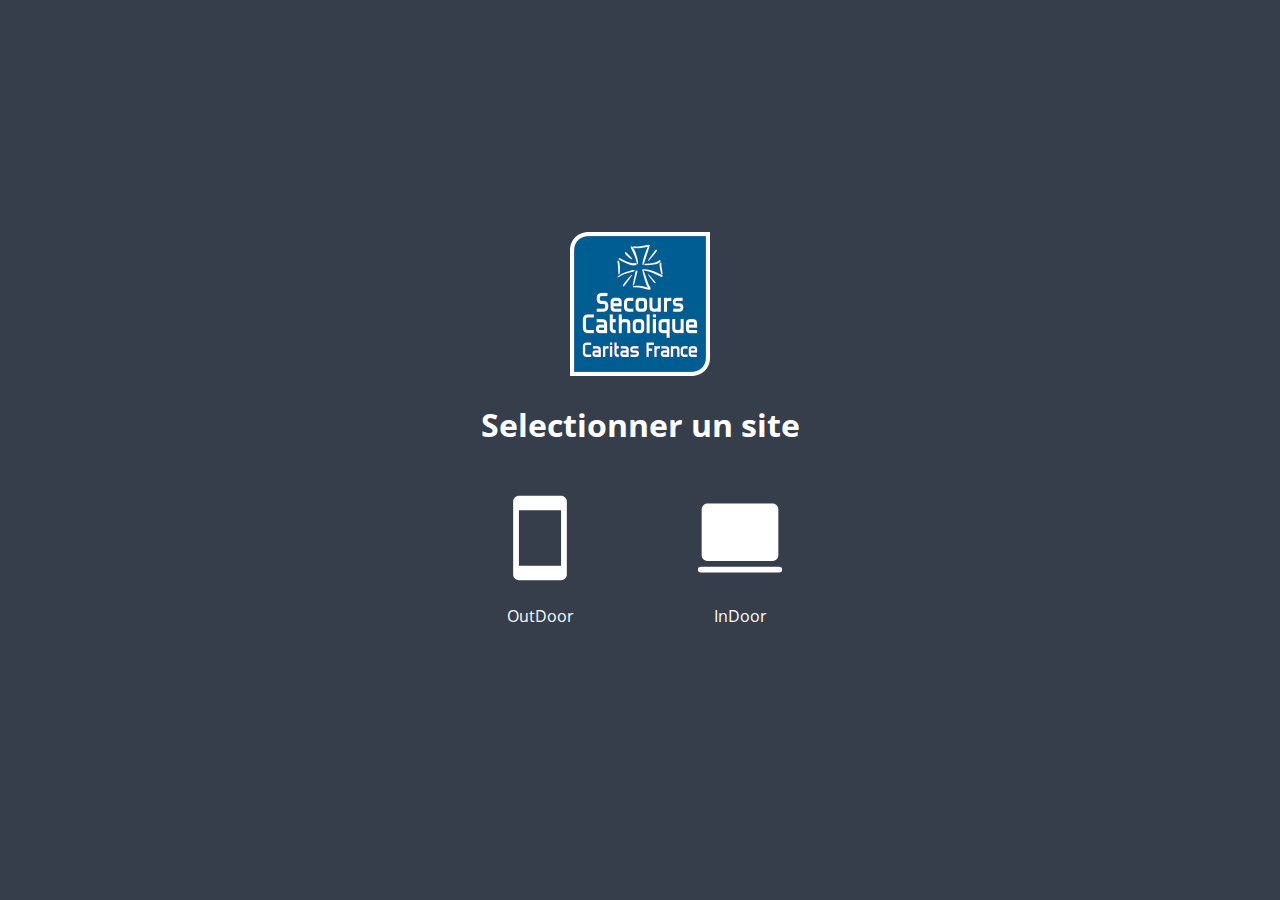
<file: index.html>
<!DOCTYPE html>
<html lang="fr">
<head>
    <meta charset="UTF-8">
    <meta http-equiv="X-UA-Compatible" content="IE=edge">
    <meta name="viewport" content="width=device-width, initial-scale=1.0">
    <title>Secours Catholique</title>
    <link rel="preconnect" href="https://fonts.googleapis.com">
    <link rel="preconnect" href="https://fonts.gstatic.com" crossorigin>
    <link href="https://fonts.googleapis.com/css2?family=Open+Sans&display=swap" rel="stylesheet">
    <link rel="stylesheet" href="css/chose.css">
</head>
<body>
    <div class="content">
        <img src="logo.png" alt="Secours Catholique">
        <h1>Selectionner un site</h1>
        <div class="links">
            <a href="outdoor.php">
                <img src="assets/icons/smartphone.svg">
                <p>OutDoor</p>
            </a>
            
            <a href="https://edstudio.fr/project/the-secours-catholique/?page_id=28846">
                <img src="assets/icons/computeur.svg">
                <p>InDoor</p>
            </a>
        </div>
    </div>
</body>
</html>
</file>
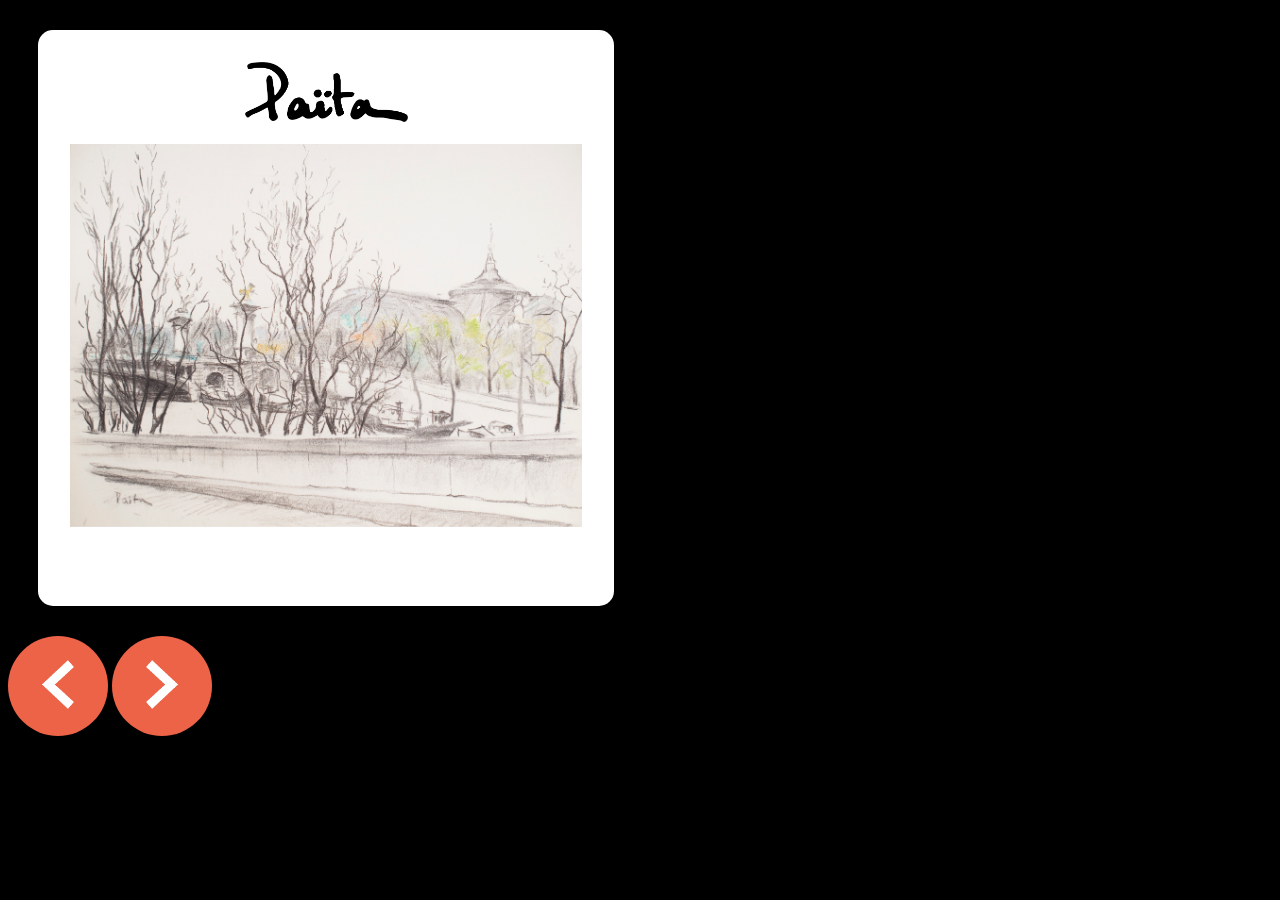
<file: carousel/index.html>
<!DOCTYPE html>
<html lang="fr">
<head>
    <meta charset="UTF-8">
    <meta http-equiv="X-UA-Compatible" content="IE=edge">
    <meta name="viewport" content="width=device-width, initial-scale=1.0">
    <title>Document</title>
    <link rel="stylesheet" href="carousel.css">
</head>
<body>
    <div id="carousel">
        <div class="element">
            <img class="logo" src="/assets/images/paita-black.png" alt="">
            <br><br>
            <img class="image" src="/assets/360/Grand Palais/Images/1_Paita.jpg" alt="">
        </div>
        <div class="element">
            <img class="logo" src="/assets/images/usk.png" alt="">
            <br><br>
            <img class="image" src="/assets/360/Grand Palais/Images/1_Paita.jpg" alt="">
        </div>
        <div class="element"></div>
        <div class="element"></div>
        <div class="element"></div>
        <div class="element"></div>
        <div class="element"></div>
        <div class="element"></div>
    </div>

    <div class="controler">
        <button onclick="prevCarousel()"><img src="/assets/icons/left.png" alt=""></button>
        <button onclick="nextCarousel()"><img src="/assets/icons/right.png" alt=""></button>
    </div>

    <script src="carousel.js"></script>
</body>
</html>
</file>
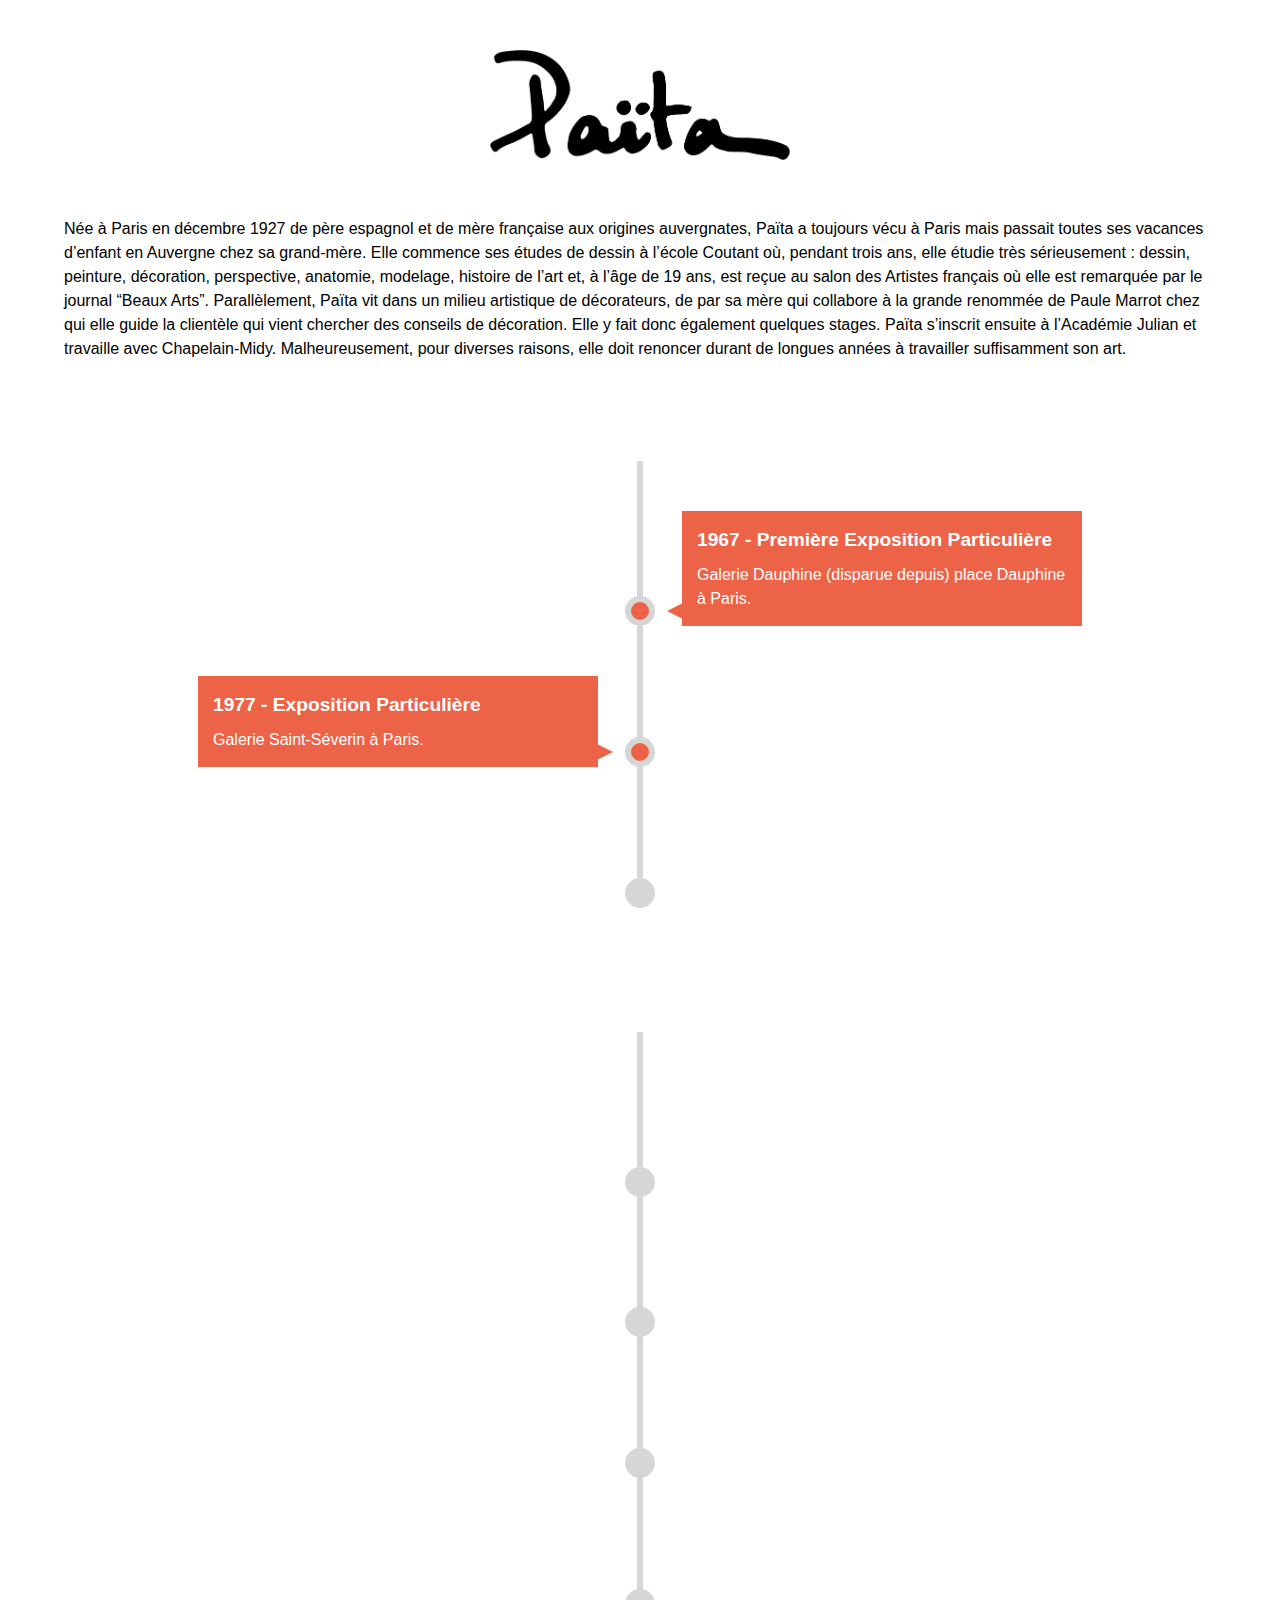
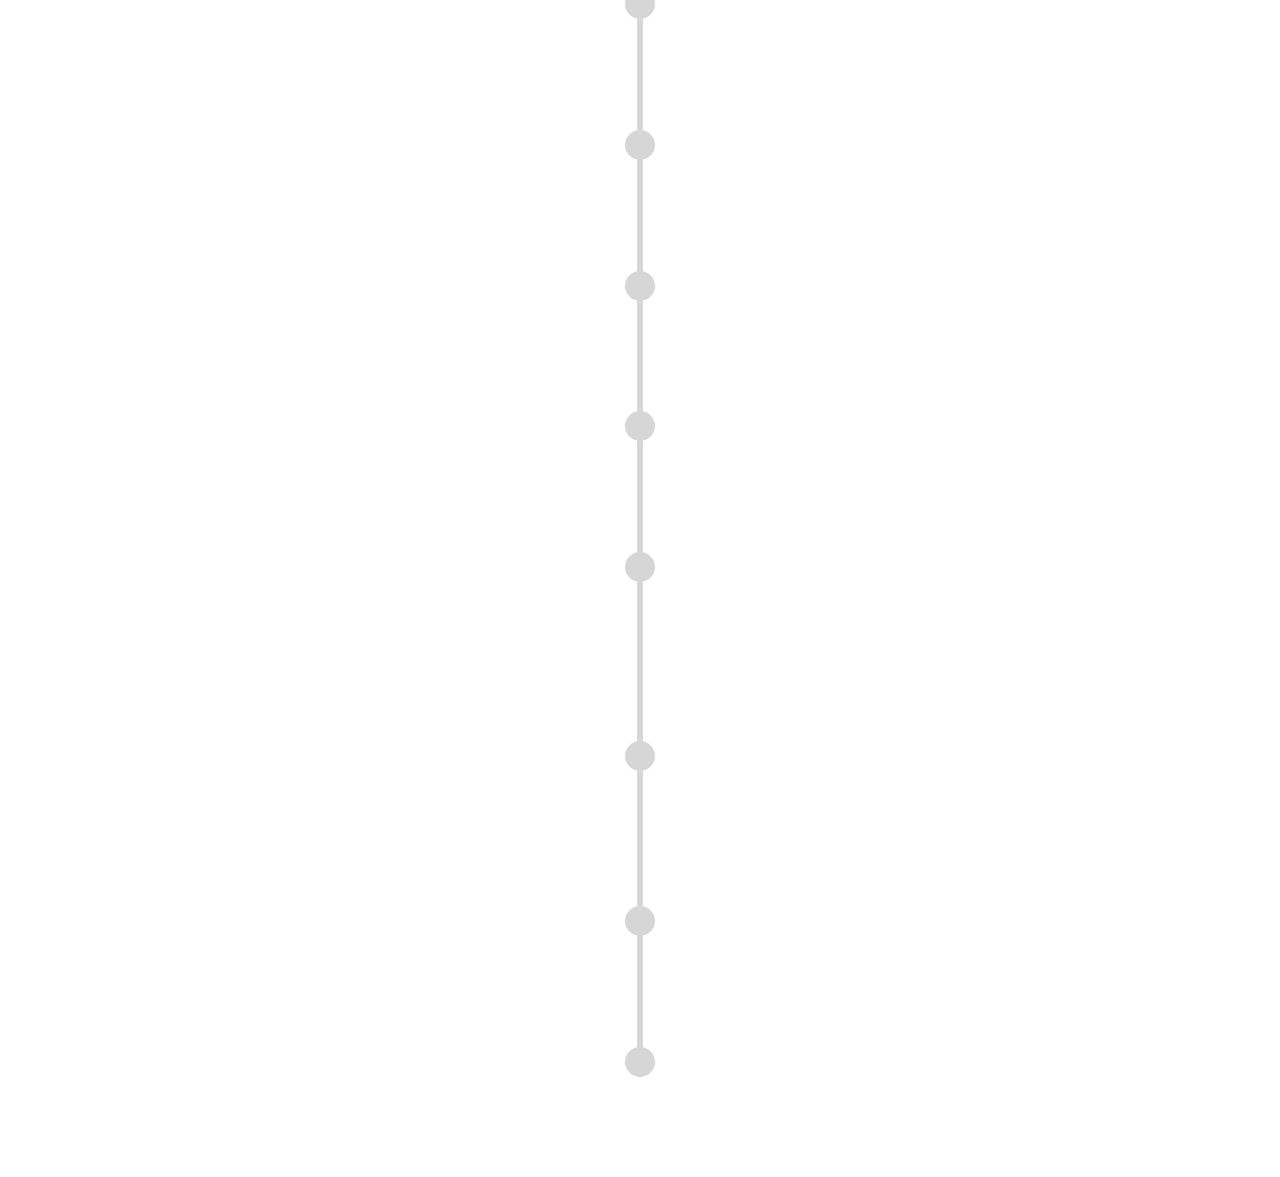
<file: timeline.html>
<!DOCTYPE html>
<html lang="fr">
<head>
    <meta charset="UTF-8">
    <meta http-equiv="X-UA-Compatible" content="IE=edge">
    <meta name="viewport" content="width=device-width, initial-scale=1.0">
    <title>Document</title>
    <link rel="stylesheet" href="css/timeline.css">
</head>
<body>
    

<section class="intro">
    <div class="container">
        <center>
            <img src="assets/images/paita-black.png" alt="">
        </center>
        <p>
            Née à Paris en décembre 1927 de père espagnol et de mère française aux origines auvergnates, Païta a toujours vécu à Paris mais passait toutes ses vacances d’enfant en Auvergne chez sa grand-mère. Elle commence ses études de dessin à l’école Coutant où, pendant trois ans, elle étudie très sérieusement : dessin, peinture, décoration, perspective, anatomie, modelage, histoire de l’art et, à l’âge de 19 ans, est reçue au salon des Artistes français où elle est remarquée par le journal “Beaux Arts”. Parallèlement, Païta vit dans un milieu artistique de décorateurs, de par sa mère qui collabore à la grande renommée de Paule Marrot chez qui elle guide la clientèle qui vient chercher des conseils de décoration. Elle y fait donc également quelques stages. Païta s’inscrit ensuite à l’Académie Julian et travaille avec Chapelain-Midy. Malheureusement, pour diverses raisons, elle doit renoncer durant de longues années à travailler suffisamment son art.
        </p>
    </div>
</section>
  
<section class="timeline">
    <ul>
        <li>
            <div>
                <time>1967 - Première Exposition Particulière</time>Galerie Dauphine (disparue depuis) place Dauphine à Paris.
            </div>
        </li>
        <li>
            <div>
                <time>1977 - Exposition Particulière</time>Galerie Saint-Séverin à Paris.
            </div>
        </li>
        <li>
            <div>
                <time>1979 - Musée Carnavalet</time>Acquiert un dessin de Païta.
            </div>
        </li>
    </ul>
</section>

<p>Depuis 1983, Païta se consacre entièrement à la peinture et présente des œuvres plus diverses, variées par la technique et évoluant régulièrement.</p>

<section class="timeline">
    <ul>
        <li>
            <div>
                <time>1984 - Expositions</time>- Galerie Muscade à Paris. <br> - Galerie Matisse à Vichy.
            </div>
        </li>
        <li>
            <div>
                <time>1985 - Exposition</time>Cervières (Loire).
            </div>
        </li>
        <li>
            <div>
                <time>1987 - Exposition</time>Galerie Hérouet à Paris.
            </div>
        </li>
        <li>
            <div>
                <time>1988 - Exposition</time>Château du Pirou à Thiers (Puy de Dome).
            </div>
        </li>
        <li>
            <div>
                <time>1989 - Exposition</time>Palais des Congrès à Aix en Provence.
            </div>
        </li>
        <li>
            <div>
                <time>1990 - Exposition</time>Salle Saint-Médard à Paris.
            </div>
        </li>
        <li>
            <div>
                <time>1991 - Exposition</time>Orangerie du Luxembourg à Paris.
            </div>
        </li>
        <li>
            <div>
                <time>1992 - Exposition</time>Salle Saint-Médard à Paris.
            </div>
        </li>
        <li>
            <div>
                <time>1993 - Exposition</time>- Château de Vollore-Montagne (Puy de Dome), dans le cadre du festival musical.<br>Palais des Congrès à Aix en Provence.
            </div>
        </li>
        <li>
            <div>
                <time>1995 - Exposition</time>Galerie Arcade Colette à Paris.<br>Royat, près de Clermont-Ferrand.
            </div>
        </li>
        <li>
            <div>
                <time>1997 - Exposition</time>Palais des Congrès à Aix en Provence.
            </div>
        </li>
    </ul>
</section>

<script src="js/timeline.js"></script>
</body>
</html>
</file>
<file: css/chose.css>
body{
    font-family: 'Open Sans', sans-serif;
    background-color: #363e4b;
    color: white;
    min-height: 100vh;
    margin: 0;
    display: flex;
    align-items: center;
    justify-content: center;
}

.content{
    text-align: center;
}

.links a, .links a:visited{
    text-decoration: none;
    color: white;
}

.links{
    display: flex;
}

.links a{
    padding: 10px;
    min-width: 150px;
    margin: 15px;
    border-radius: 5px;
}

.links a:hover{
    background-color: rgba(124, 124, 124, 0.531)
}

.links img{
    height: 92px;
}
</file>
<file: carousel/carousel.css>
body{
    background-color: black;
}

#carousel{
    width: 576px;
    overflow-x: auto;
    white-space: nowrap;
    background: rgb(255, 255, 255);
    margin: 30px;
    border-radius: 15px;
    overflow: hidden;
}

.element {
    height: 512px;
    width: 512px;
    padding: 32px;
    display: inline-block;
    vertical-align: middle;
    text-align: center;
}

.element img{
    width: 100%;
    max-height: 100%;
}

.element .logo{
    height: 60px;
    width: auto;
}

.controler button {
    width: 100px;
    height: 100px;

    color: white;
    background-color: #ec6348;

    border: none;
    border-radius: 999px;

    cursor: pointer;
}

.controler button:hover {
    background-color: #f28f63;
}

.controler button img {
    width: 50%;
    height: 50%;
}
</file>
<file: css/timeline.css>
:root {
    --main: #EC6348;
    --border : #D6D6D6;
    --a: "salut";
}

*,
*::before,
*::after {
  margin: 0;
  padding: 0;
  box-sizing: border-box;
}

body {
  font: normal 16px/1.5 "Helvetica Neue", sans-serif;
  background: #ffffff;
  color: #fff;
  overflow-x: hidden;
  padding-bottom: 50px;
}


/* INTRO SECTION
–––––––––––––––––––––––––––––––––––––––––––––––––– */

.intro {
  background: white;
  color: black;
  padding: 50px 0;
}

.container{
  width: 90%;
  max-width: 1200px;
  margin: 0 auto;
}

.container img{
    width: 100%;
    max-width: 300px;
    margin-bottom: 50px;
}

/* TIMELINE
–––––––––––––––––––––––––––––––––––––––––––––––––– */

.timeline ul {
  background: #ffffff;
  padding: 50px 0;
}

.timeline ul li {
  list-style-type: none;
  position: relative;
  width: 6px;
  margin: 0 auto;
  padding-top: 50px;
  background: #D6D6D6;
}

.timeline ul li::after {
  content: "";
  position: absolute;
  left: 50%;
  bottom: 0;
  transform: translateX(-50%);
  width: 30px;
  height: 30px;
  border-radius: 50%;
  background: inherit;
  z-index: 1;
}

.timeline ul li div {
  position: relative;
  bottom: 0;
  width: 400px;
  padding: 15px;
  background: var(--main);
}

.timeline ul li div::before {
  content: "";
  position: absolute;
  bottom: 7px;
  width: 0;
  height: 0;
  border-style: solid;
}

.timeline ul li:nth-child(odd) div {
  left: 45px;
}

.timeline ul li:nth-child(odd) div::before {
  left: -15px;
  border-width: 8px 16px 8px 0;
  border-color: transparent var(--main) transparent transparent;
}

.timeline ul li:nth-child(even) div {
  left: -439px;
}

.timeline ul li:nth-child(even) div::before {
  right: -15px;
  border-width: 8px 0 8px 16px;
  border-color: transparent transparent transparent var(--main);
}

time {
  display: block;
  font-size: 1.2rem;
  font-weight: bold;
  margin-bottom: 8px;
}


/* EFFECTS
–––––––––––––––––––––––––––––––––––––––––––––––––– */

.timeline ul li::after {
  transition: background 0.5s ease-in-out;
}

.timeline ul li.in-view::after {
  background: var(--main);
  border: 6px solid #D6D6D6;
}

.timeline ul li div {
  visibility: hidden;
  opacity: 0;
  transition: all 0.5s ease-in-out;
}

.timeline ul li:nth-child(odd) div {
  transform: translate3d(200px, 0, 0);
}

.timeline ul li:nth-child(even) div {
  transform: translate3d(-200px, 0, 0);
}

.timeline ul li.in-view div {
  transform: none;
  visibility: visible;
  opacity: 1;
}


/* GENERAL MEDIA QUERIES
–––––––––––––––––––––––––––––––––––––––––––––––––– */

@media screen and (max-width: 900px) {
  .timeline ul li div {
    width: 250px;
  }
  .timeline ul li:nth-child(even) div {
    left: -289px;
    /*250+45-6*/
  }
}

@media screen and (max-width: 600px) {
  .timeline ul li {
    margin-left: 20px;
  }
  .timeline ul li div {
    width: calc(100vw - 91px);
  }
  .timeline ul li:nth-child(even) div {
    left: 45px;
  }
  .timeline ul li:nth-child(even) div::before {
    left: -15px;
    border-width: 8px 16px 8px 0;
    border-color: transparent var(--main) transparent transparent;
  }
}


/* EXTRA/CLIP PATH STYLES
–––––––––––––––––––––––––––––––––––––––––––––––––– */
.timeline-clippy ul li::after {
  width: 40px;
  height: 40px;
  border-radius: 0;
}

.timeline-rhombus ul li::after {
  clip-path: polygon(50% 0%, 100% 50%, 50% 100%, 0% 50%);
}

.timeline-rhombus ul li div::before {
  bottom: 12px;
}

.timeline-star ul li::after {
  clip-path: polygon(
    50% 0%,
    61% 35%,
    98% 35%,
    68% 57%,
    79% 91%,
    50% 70%,
    21% 91%,
    32% 57%,
    2% 35%,
    39% 35%
  );
}

.timeline-heptagon ul li::after {
  clip-path: polygon(
    50% 0%,
    90% 20%,
    100% 60%,
    75% 100%,
    25% 100%,
    0% 60%,
    10% 20%
  );
}

.timeline-infinite ul li::after {
  animation: scaleAnimation 2s infinite;
}

@keyframes scaleAnimation {
  0% {
    transform: translateX(-50%) scale(1);
  }
  50% {
    transform: translateX(-50%) scale(1.25);
  }
  100% {
    transform: translateX(-50%) scale(1);
  }
}
</file>
